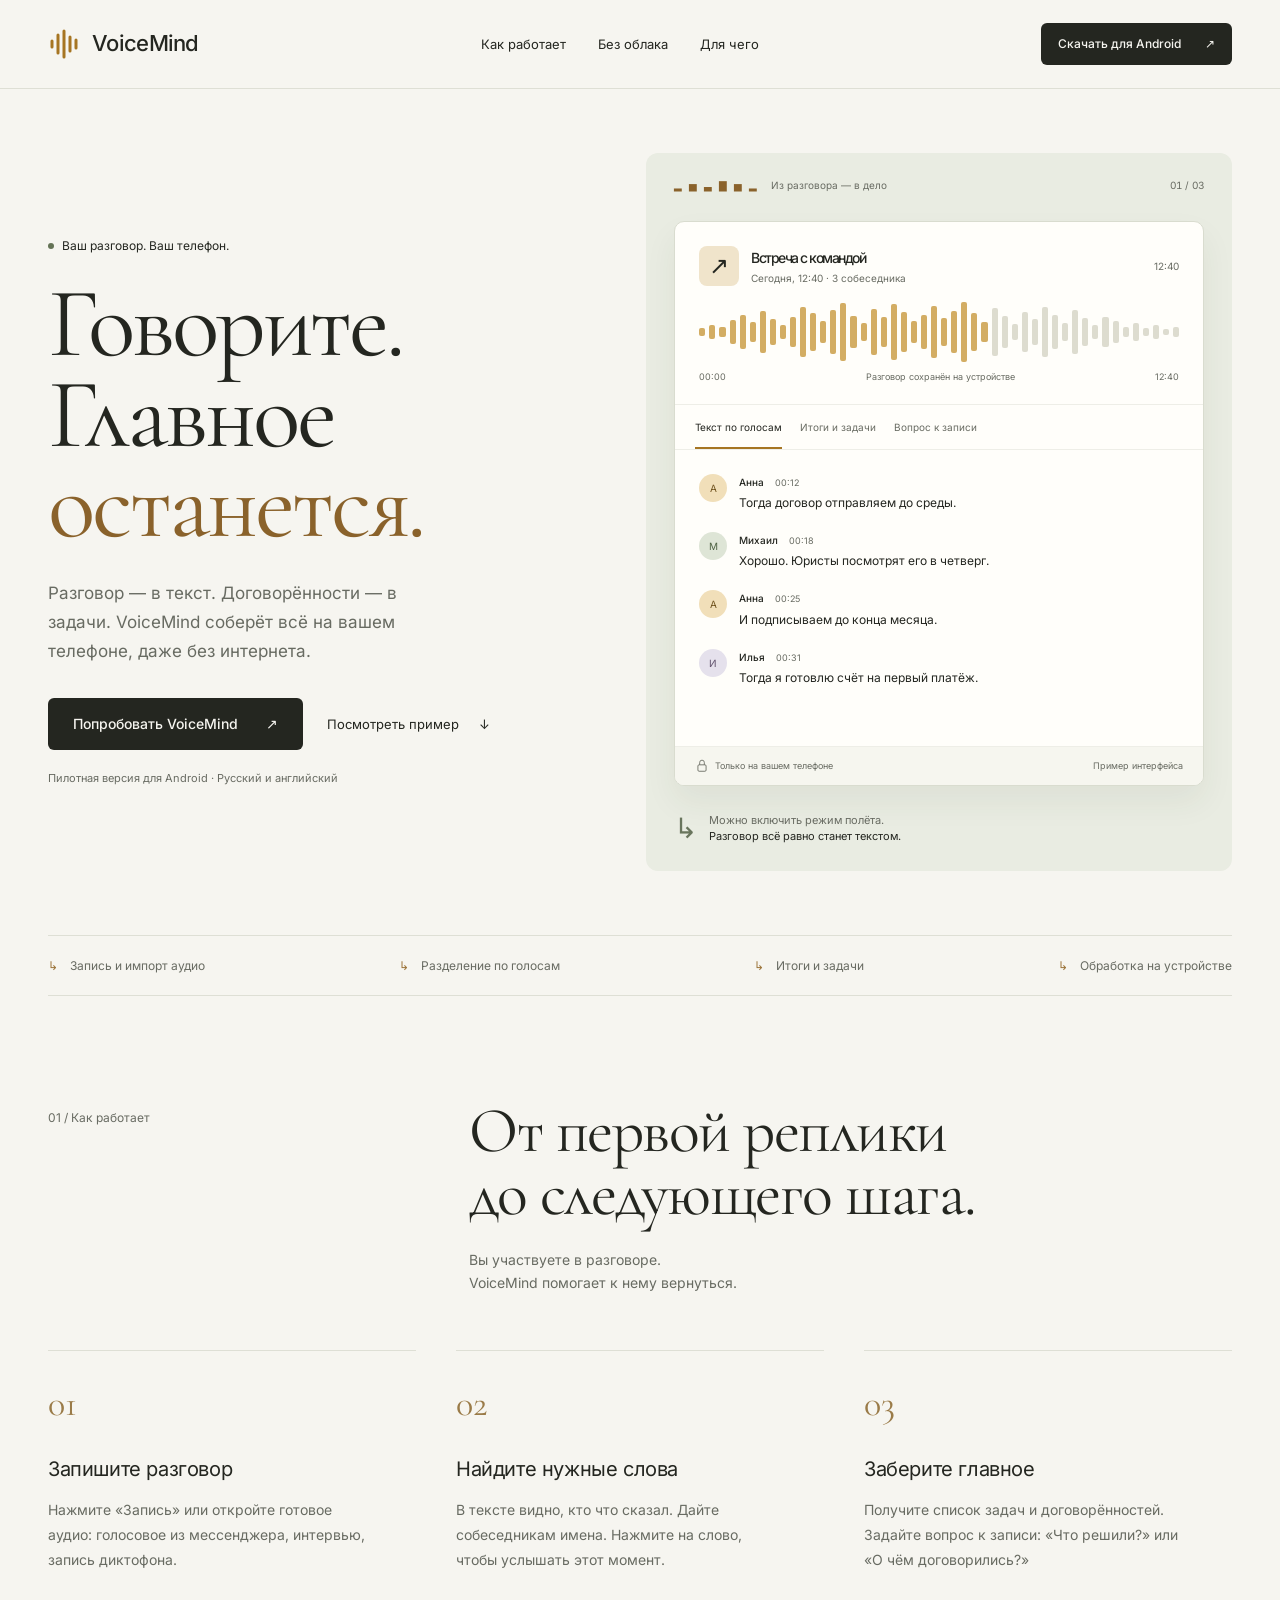
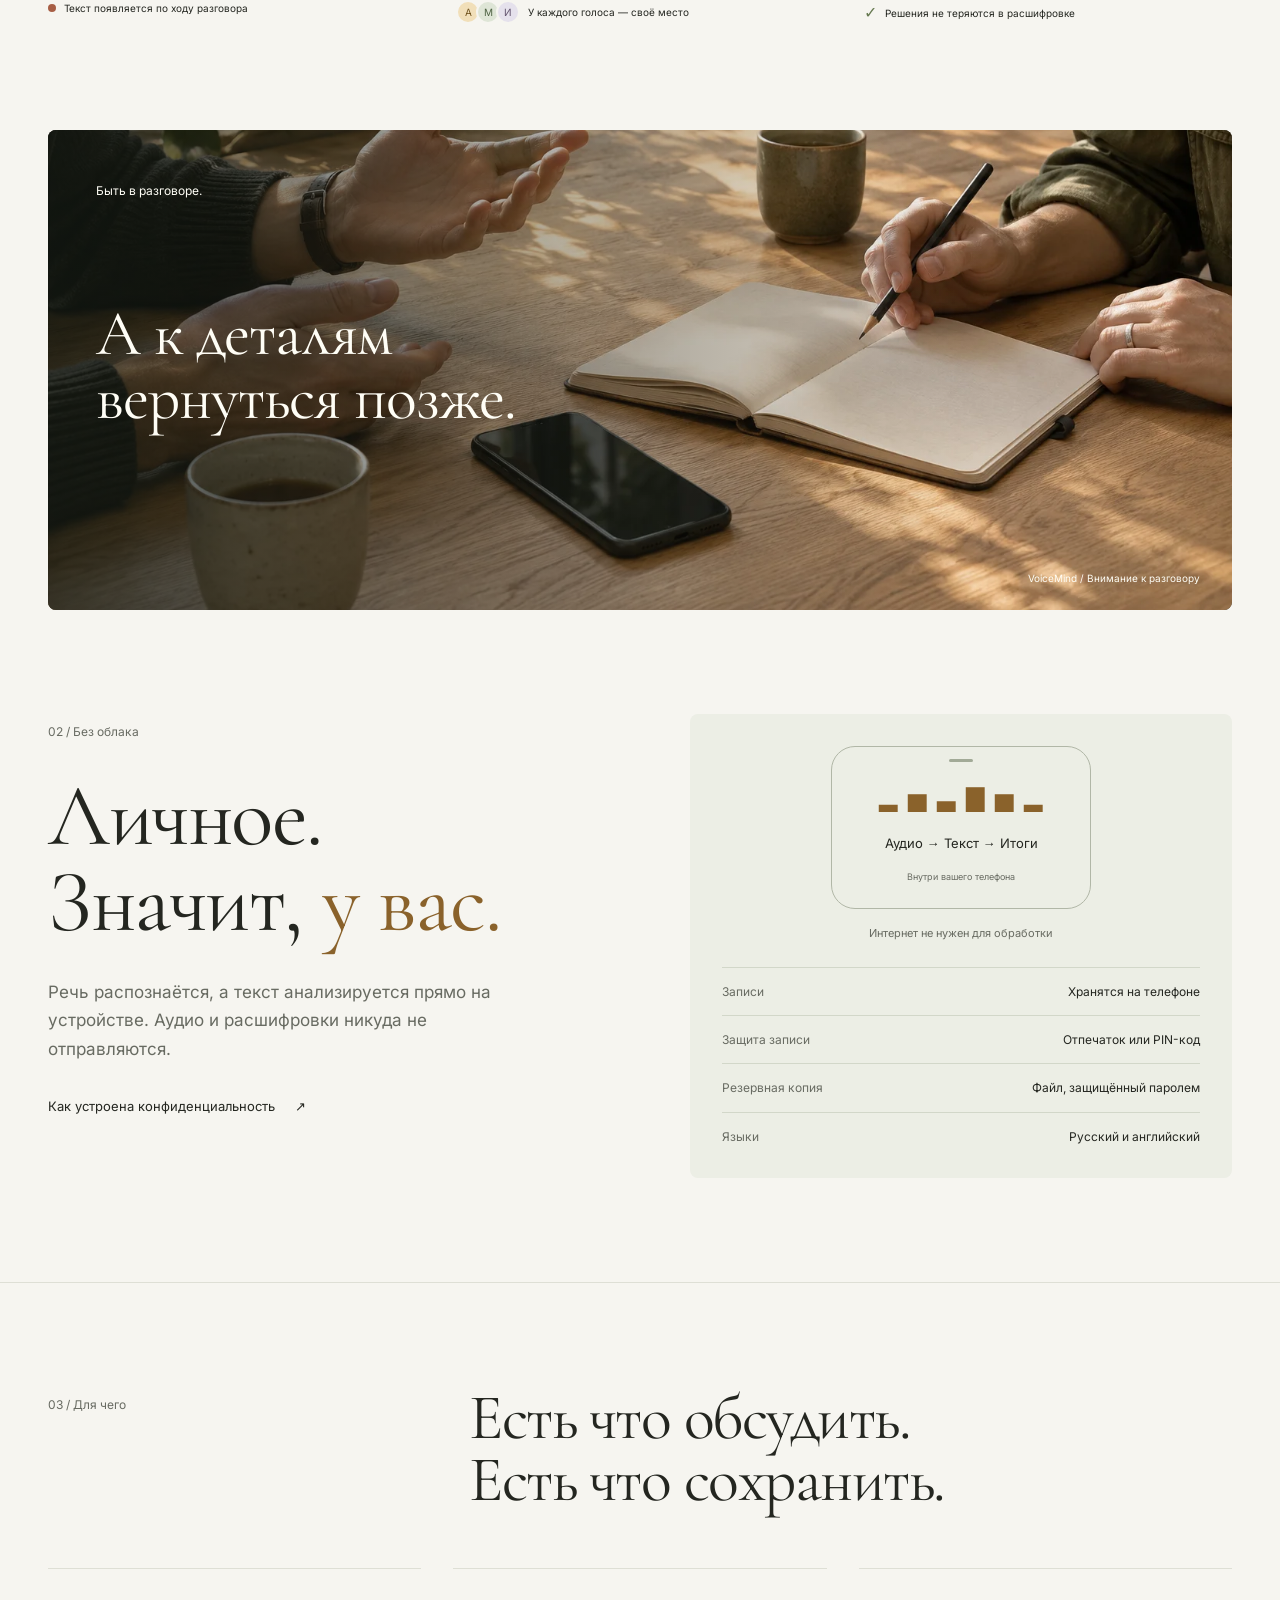
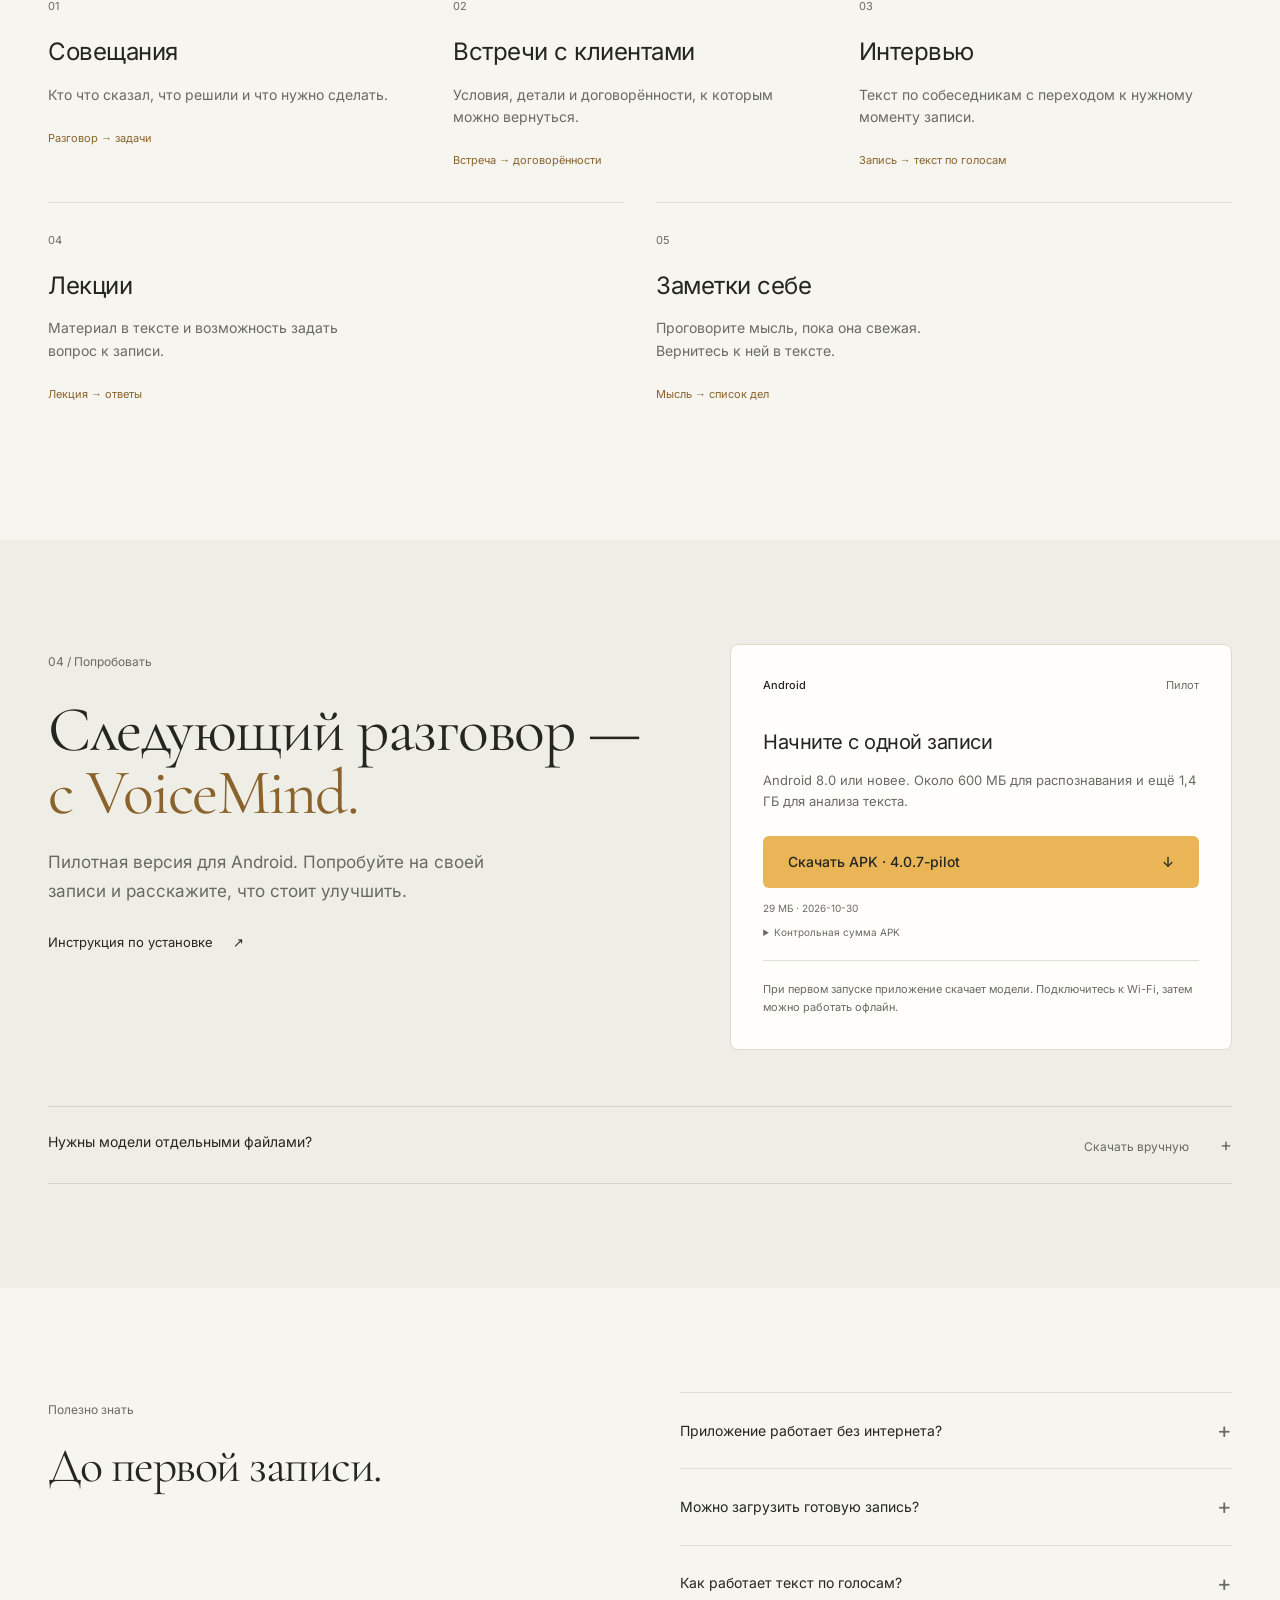
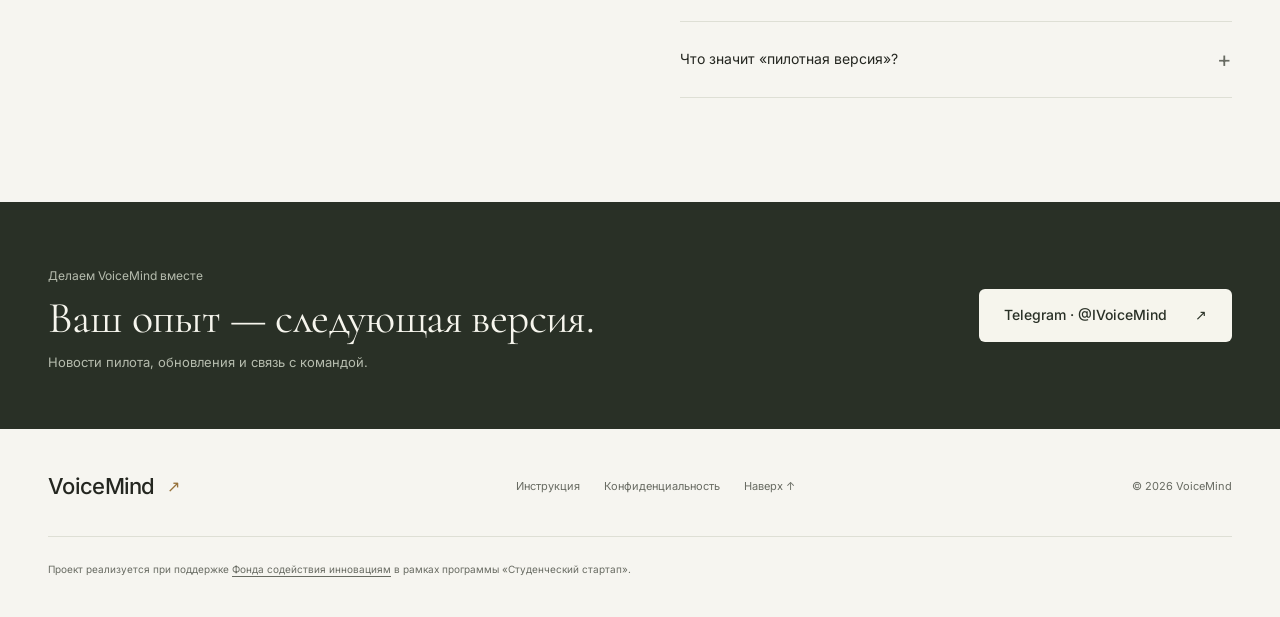
<file: index.html>
<!doctype html>
<html lang="ru">
<head>
  <meta charset="utf-8">
  <meta name="viewport" content="width=device-width, initial-scale=1">
  <title>VoiceMind — голос → структура</title>
  <meta name="description" content="VoiceMind расшифровывает разговор, разделяет его по голосам и собирает итоги. Всё считается на телефоне. Сейчас идёт пилот — версию для Android можно скачать.">
  <meta name="theme-color" content="#f6f5f0">
  <link rel="canonical" href="https://voice-mind.ru/">

  <meta property="og:type" content="website">
  <meta property="og:url" content="https://voice-mind.ru/">
  <meta property="og:title" content="VoiceMind — разговор в текст, задачи и решения">
  <meta property="og:description" content="Расшифровка, голоса и итоги разговора — на телефоне, без облака. Пилот для Android.">
  <meta property="og:image" content="https://voice-mind.ru/assets/img/conversation-v2.webp">
  <meta property="og:image:width" content="1536">
  <meta property="og:image:height" content="1024">
  <meta name="twitter:card" content="summary_large_image">

  <link rel="icon" href="/favicon.ico" sizes="any">
  <link rel="icon" href="/favicon.svg" type="image/svg+xml">
  <link rel="apple-touch-icon" href="/assets/apple-touch-icon.png">
  <link rel="preload" href="/assets/fonts/CormorantGaramond-400-cyrillic.woff2" as="font" type="font/woff2" crossorigin>
  <link rel="stylesheet" href="/assets/fonts.css?v=4">
  <link rel="stylesheet" href="/assets/landing.css?v=1">
  <script src="/assets/landing.js?v=1" defer></script>
</head>
<body><a class="skip" href="#main">К содержимому</a>
<header class="top" id="top"><div class="wrap top-row">
<a class="brand" href="/" aria-label="VoiceMind, на главную"><svg viewBox="0 0 32 32" width="32" height="32" aria-hidden="true"><path d="M4 13v6m6-12v18m6-22v26m6-20v14m6-11v8" fill="none" stroke="currentColor" stroke-width="3" stroke-linecap="round"/></svg><span>VoiceMind</span></a>
<nav class="nav" aria-label="Разделы сайта"><a href="#how">Как работает</a><a href="#device">Без облака</a><a href="#kinds">Для чего</a></nav>
<a class="button button-small" href="#download"><span class="nav-download-full">Скачать для Android</span><span class="nav-download-short">Скачать APK</span><span aria-hidden="true">↗</span></a>
<button class="menu-toggle" aria-label="Открыть меню" aria-expanded="false" aria-controls="mobile-menu"><span></span><span></span></button>
</div><nav id="mobile-menu" class="mobile-menu" aria-label="Мобильное меню" hidden><a href="#how">Как работает</a><a href="#device">Без облака</a><a href="#kinds">Для чего</a><a href="#download">Скачать для Android</a></nav></header>
<main id="main">
<section class="hero wrap"><div class="hero-copy"><p class="eyebrow"><span class="status-dot"></span>Ваш разговор. Ваш телефон.</p>
<h1>Говорите.<br>Главное<br><span class="serif-accent">останется.</span></h1>
<p class="lead">Разговор — в текст. Договорённости — в задачи. VoiceMind соберёт всё на вашем телефоне, даже без интернета.</p>
<div class="actions"><a class="button" href="#download">Попробовать VoiceMind <span aria-hidden="true">↗</span></a><a class="text-link" href="#how">Посмотреть пример <span aria-hidden="true">↓</span></a></div>
<p class="hero-note">Пилотная версия для Android · Русский и английский</p></div>
<div class="hero-visual"><div class="visual-top"><span class="tiny-wave" aria-hidden="true">▂ ▅ ▃ ▇ ▅ ▂</span><span>Из разговора — в дело</span><span>01 / 03</span></div>
<div class="demo" aria-label="Интерактивный пример обработки разговора"><div class="demo-heading"><div class="demo-icon" aria-hidden="true">↗</div><div><h2>Встреча с командой</h2><p>Сегодня, 12:40 · 3 собеседника</p></div><span class="demo-time">12:40</span></div>
<div class="waveform" aria-hidden="true"><i style="--h:8px"></i><i style="--h:14px"></i><i style="--h:10px"></i><i style="--h:24px"></i><i style="--h:34px"></i><i style="--h:20px"></i><i style="--h:42px"></i><i style="--h:26px"></i><i style="--h:14px"></i><i style="--h:30px"></i><i style="--h:50px"></i><i style="--h:38px"></i><i style="--h:22px"></i><i style="--h:44px"></i><i style="--h:58px"></i><i style="--h:32px"></i><i style="--h:18px"></i><i style="--h:46px"></i><i style="--h:30px"></i><i style="--h:56px"></i><i style="--h:40px"></i><i style="--h:22px"></i><i style="--h:34px"></i><i style="--h:52px"></i><i style="--h:28px"></i><i style="--h:42px"></i><i style="--h:60px"></i><i style="--h:38px"></i><i style="--h:20px"></i><i style="--h:48px"></i><i style="--h:32px"></i><i style="--h:16px"></i><i style="--h:40px"></i><i style="--h:26px"></i><i style="--h:50px"></i><i style="--h:34px"></i><i style="--h:18px"></i><i style="--h:44px"></i><i style="--h:28px"></i><i style="--h:14px"></i><i style="--h:30px"></i><i style="--h:22px"></i><i style="--h:10px"></i><i style="--h:18px"></i><i style="--h:8px"></i><i style="--h:14px"></i><i style="--h:6px"></i><i style="--h:10px"></i></div><div class="wave-meta"><span>00:00</span><span>Разговор сохранён на устройстве</span><span>12:40</span></div>
<div class="demo-tabs" role="tablist" aria-label="Результат обработки"><button id="tab-text" role="tab" aria-selected="true" aria-controls="panel-text" tabindex="0">Текст по голосам</button><button id="tab-summary" role="tab" aria-selected="false" aria-controls="panel-summary" tabindex="-1">Итоги и задачи</button><button id="tab-question" role="tab" aria-selected="false" aria-controls="panel-question" tabindex="-1">Вопрос к записи</button></div>
<div id="panel-text" class="demo-panel" role="tabpanel" aria-labelledby="tab-text"><div class="message"><span class="avatar amber">А</span><div><div class="speaker">Анна <time>00:12</time></div><p>Тогда договор отправляем до среды.</p></div></div><div class="message"><span class="avatar sage">М</span><div><div class="speaker">Михаил <time>00:18</time></div><p>Хорошо. Юристы посмотрят его в четверг.</p></div></div><div class="message"><span class="avatar amber">А</span><div><div class="speaker">Анна <time>00:25</time></div><p>И подписываем до конца месяца.</p></div></div><div class="message"><span class="avatar lilac">И</span><div><div class="speaker">Илья <time>00:31</time></div><p>Тогда я готовлю счёт на первый платёж.</p></div></div></div>
<div id="panel-summary" class="demo-panel" role="tabpanel" aria-labelledby="tab-summary" hidden><p class="panel-label">О чём договорились</p><h3>Подписать договор<br>до конца месяца</h3><ul class="task-list"><li><span>Отправить договор</span><span>До среды</span></li><li><span>Проверить у юристов</span><span>В четверг</span></li><li><span>Подготовить счёт</span><span>Илья</span></li></ul></div>
<div id="panel-question" class="demo-panel" role="tabpanel" aria-labelledby="tab-question" hidden><p class="panel-label">Пример вопроса к записи</p><div class="question">Когда договор посмотрят юристы?</div><div class="answer"><span class="answer-mark" aria-hidden="true">↳</span><p>В четверг. Михаил сказал об этом в начале разговора.</p></div><p class="answer-source">Из фрагмента на 00:18</p></div>
<div class="demo-bottom"><span><svg width="14" height="14" viewBox="0 0 24 24" fill="none" stroke="currentColor" stroke-width="1.5" aria-hidden="true"><rect x="5" y="10" width="14" height="11" rx="2"/><path d="M8 10V6a4 4 0 0 1 8 0v4"/></svg> Только на вашем телефоне</span><span>Пример интерфейса</span></div></div>
<div class="visual-bottom"><span class="offline-symbol" aria-hidden="true">↳</span><p>Можно включить режим полёта.<br><strong>Разговор всё равно станет текстом.</strong></p></div></div></section>
<div class="proof-strip wrap"><span>Запись и импорт аудио</span><span>Разделение по голосам</span><span>Итоги и задачи</span><span>Обработка на устройстве</span></div>
<section class="section wrap" id="how"><div class="section-heading"><p class="section-number">01 / Как работает</p><h2>От первой реплики<br>до следующего шага.</h2><p>Вы участвуете в разговоре.<br>VoiceMind помогает к нему вернуться.</p></div>
<div class="steps"><article><span class="step-number">01</span><h3>Запишите разговор</h3><p>Нажмите «Запись» или откройте готовое аудио: голосовое из мессенджера, интервью, запись диктофона.</p><div class="step-detail"><span class="record-dot"></span> Текст появляется по ходу разговора</div></article><article><span class="step-number">02</span><h3>Найдите нужные слова</h3><p>В тексте видно, кто что сказал. Дайте собеседникам имена. Нажмите на слово, чтобы услышать этот момент.</p><div class="step-voices"><span class="avatar amber">А</span><span class="avatar sage">М</span><span class="avatar lilac">И</span><span>У каждого голоса — своё место</span></div></article><article><span class="step-number">03</span><h3>Заберите главное</h3><p>Получите список задач и договорённостей. Задайте вопрос к записи: «Что решили?» или «О чём договорились?»</p><div class="step-detail"><span class="check-mark">✓</span> Решения не теряются в расшифровке</div></article></div></section>
<section class="conversation wrap"><img src="/assets/img/conversation-v2.webp" alt="Рабочий разговор за столом с блокнотом и телефоном" width="1536" height="1024" loading="lazy"><div class="photo-caption"><span>Быть в разговоре.</span><p>А к деталям<br>вернуться позже.</p></div><span class="photo-note">VoiceMind / Внимание к разговору</span></section>
<section class="section privacy-section" id="device"><div class="wrap privacy-grid"><div><p class="section-number">02 / Без облака</p><h2>Личное.<br>Значит, <span class="serif-accent">у вас.</span></h2><p class="lead">Речь распознаётся, а текст анализируется прямо на устройстве. Аудио и расшифровки никуда не отправляются.</p><a class="text-link" href="/privacy.html">Как устроена конфиденциальность <span aria-hidden="true">↗</span></a></div><div class="privacy-details"><div class="local-diagram" aria-label="Аудио, текст и итоги остаются на телефоне"><div class="device-outline"><span class="device-camera"></span><span class="tiny-wave" aria-hidden="true">▂ ▅ ▃ ▇ ▅ ▂</span><span>Аудио → Текст → Итоги</span><span class="device-label">Внутри вашего телефона</span></div><p>Интернет не нужен для обработки</p></div><dl><div><dt>Записи</dt><dd>Хранятся на телефоне</dd></div><div><dt>Защита записи</dt><dd>Отпечаток или PIN-код</dd></div><div><dt>Резервная копия</dt><dd>Файл, защищённый паролем</dd></div><div><dt>Языки</dt><dd>Русский и английский</dd></div></dl></div></div></section>
<section class="section wrap" id="kinds"><div class="section-heading"><p class="section-number">03 / Для чего</p><h2>Есть что обсудить.<br>Есть что сохранить.</h2></div><div class="use-cases"><article><span>01</span><h3>Совещания</h3><p>Кто что сказал, что решили и что нужно сделать.</p><span class="case-result">Разговор → задачи</span></article><article><span>02</span><h3>Встречи с клиентами</h3><p>Условия, детали и договорённости, к которым можно вернуться.</p><span class="case-result">Встреча → договорённости</span></article><article><span>03</span><h3>Интервью</h3><p>Текст по собеседникам с переходом к нужному моменту записи.</p><span class="case-result">Запись → текст по голосам</span></article><article><span>04</span><h3>Лекции</h3><p>Материал в тексте и возможность задать вопрос к записи.</p><span class="case-result">Лекция → ответы</span></article><article><span>05</span><h3>Заметки себе</h3><p>Проговорите мысль, пока она свежая. Вернитесь к ней в тексте.</p><span class="case-result">Мысль → список дел</span></article></div></section>
<section class="section download-section" id="download"><div class="wrap"><div class="download-grid"><div><p class="section-number">04 / Попробовать</p><h2>Следующий разговор —<br><span class="serif-accent">с VoiceMind.</span></h2><p class="lead">Пилотная версия для Android. Попробуйте на своей записи и расскажите, что стоит улучшить.</p><a class="text-link" href="/pilot.html">Инструкция по установке <span aria-hidden="true">↗</span></a></div><div class="download-card"><div class="download-card-top"><span class="android-label">Android</span><span>Пилот</span></div><h3>Начните с одной записи</h3><p>Android 8.0 или новее. Около 600 МБ для распознавания и ещё 1,4 ГБ для анализа текста.</p><a class="button" id="apkBtn" href="https://t.me/IVoiceMind"><span id="apkLabel">Новости сборки в Telegram</span><span aria-hidden="true">↓</span></a><p class="download-meta" id="apkMeta">Информация о сборке загружается.</p><details class="checksum"><summary>Контрольная сумма APK</summary><code id="apkSha">Смотрите данные сборки в Telegram.</code></details><p class="download-tip">При первом запуске приложение скачает модели. Подключитесь к Wi-Fi, затем можно работать офлайн.</p></div></div>
<details class="model-details"><summary><span>Нужны модели отдельными файлами?</span><span class="details-hint">Скачать вручную <span aria-hidden="true">+</span></span></summary><div class="model-body"><h3>Модели для установки вручную</h3><p>Обычно приложение скачивает их само. Если на телефоне медленный интернет, скачайте файлы на компьютер, перенесите на телефон и выберите каждый в <b>Настройки → «Установить модель из файла»</b>. VoiceMind проверит контрольную сумму.</p><div class="models" role="table" aria-label="Модели VoiceMind">
          <div class="models__row models__row--head" role="row"><span role="columnheader">Для чего</span><span role="columnheader">Файл</span><span role="columnheader">Размер</span></div>
          <div class="models__row" role="row">
            <span role="cell"><b>Распознавание речи</b> · основная<small>whisper-podlodka-turbo, дообучена на&nbsp;русском</small></span>
            <span role="cell"><a href="https://github.com/dext01/voicemind-models/releases/download/models-v1/ggml-whisper-podlodka-turbo-q4_0.bin">ggml-whisper-podlodka-turbo-q4_0.bin</a><small class="sha">sha256 172d761c921345082986689cb622f891184da29476b85e873bb272687a3c73a7</small></span>
            <span role="cell">474&nbsp;МБ</span>
          </div>
          <div class="models__row" role="row">
            <span role="cell"><b>Анализ текста</b> · итоги, задачи, вопросы к&nbsp;записи<small>Gemma 2 2B, облегчённая: словарь урезан до русского и&nbsp;английского, отвечает быстрее. Изменённая модель Google — <a href="https://github.com/dext01/voicemind-models/releases/download/models-v1/GEMMA-NOTICE.txt">условия</a></small></span>
            <span role="cell"><a href="https://github.com/dext01/voicemind-models/releases/download/models-v1/gemma-2-2b-it-Q4_K_M-ru90k.gguf">gemma-2-2b-it-Q4_K_M-ru90k.gguf</a><small class="sha">sha256 96c22f048c16b1cf258cfa3bf8a22cb87f41a9be33eaaced4436d130a359f5f2</small></span>
            <span role="cell">1,39&nbsp;ГБ</span>
          </div>
          <div class="models__row" role="row">
            <span role="cell"><b>Анализ текста</b> · обычная, на&nbsp;выбор<small>Gemma 2 2B, полный словарь</small></span>
            <span role="cell"><a href="https://github.com/dext01/voicemind-models/releases/download/models-v1/gemma-2-2b-it-Q4_K_M.gguf">gemma-2-2b-it-Q4_K_M.gguf</a><small class="sha">sha256 e0aee85060f168f0f2d8473d7ea41ce2f3230c1bc1374847505ea599288a7787</small></span>
            <span role="cell">1,71&nbsp;ГБ</span>
          </div>
          <div class="models__row" role="row">
            <span role="cell"><b>Разделение по&nbsp;голосам</b> · где сменился говорящий<small>pyannote segmentation-3.0</small></span>
            <span role="cell"><a href="https://github.com/dext01/voicemind-models/releases/download/models-v1/pyannote-segmentation-3.0.onnx">pyannote-segmentation-3.0.onnx</a><small class="sha">sha256 057ee564753071c0b09b5b611648b50ac188d50846bff5f01e9f7bbf1591ea25</small></span>
            <span role="cell">6&nbsp;МБ</span>
          </div>
          <div class="models__row" role="row">
            <span role="cell"><b>Разделение по&nbsp;голосам</b> · чей это голос<small>WeSpeaker ResNet34</small></span>
            <span role="cell"><a href="https://github.com/dext01/voicemind-models/releases/download/models-v1/wespeaker-voxceleb-resnet34-LM.onnx">wespeaker-voxceleb-resnet34-LM.onnx</a><small class="sha">sha256 3955447b0499dc9e0a4541a895df08b03c69098eba4e56c02b5603e9f7f4fcbb</small></span>
            <span role="cell">26,5&nbsp;МБ</span>
          </div>
          <div class="models__row" role="row">
            <span role="cell"><b>Поиск речи</b> · пропуск тишины при&nbsp;разделении<small>Silero VAD</small></span>
            <span role="cell"><a href="https://github.com/dext01/voicemind-models/releases/download/models-v1/silero_vad.onnx">silero_vad.onnx</a><small class="sha">sha256 1a153a22f4509e292a94e67d6f9b85e8deb25b4988682b7e174c65279d8788e3</small></span>
            <span role="cell">2,3&nbsp;МБ</span>
          </div>
          <div class="models__row" role="row">
            <span role="cell"><b>Распознавание</b> · режим «Быстро»<small>whisper-small. Ошибается примерно втрое чаще, для совещаний не&nbsp;подходит</small></span>
            <span role="cell"><a href="https://github.com/dext01/voicemind-models/releases/download/models-v1/ggml-small-q5_1.bin">ggml-small-q5_1.bin</a><small class="sha">sha256 ae85e4a935d7a567bd102fe55afc16bb595bdb618e11b2fc7591bc08120411bb</small></span>
            <span role="cell">190&nbsp;МБ</span>
          </div>
        </div>
        <p class="dl-note">Модели открытые, условия использования — у их авторов. Копии — в <a href="https://github.com/dext01/voicemind-models/releases/tag/models-v1">зеркале на GitHub</a>.</p></div></details></div></section>
<section class="section wrap faq-section"><div><p class="section-number">Полезно знать</p><h2>До первой записи.</h2></div><div class="faq"><details><summary>Приложение работает без интернета?</summary><p>Да. Сначала скачайте модели — удобнее сделать это по Wi-Fi. После этого распознавание речи и анализ текста работают на самом телефоне, в том числе в режиме полёта.</p></details><details><summary>Можно загрузить готовую запись?</summary><p>Да. Можно открыть готовый аудиофайл, например запись диктофона или голосовое сообщение из мессенджера.</p></details><details><summary>Как работает текст по голосам?</summary><p>VoiceMind разделяет разговор по собеседникам. Им можно дать имена. Нажатие на слово позволяет прослушать соответствующий момент аудио.</p></details><details><summary>Что значит «пилотная версия»?</summary><p>Приложение ещё развивается. Установите APK, проверьте его на своих сценариях и поделитесь обратной связью в Telegram. Подробные шаги есть в <a href="/pilot.html">инструкции для участников пилота</a>.</p></details></div></section>
<section class="pilot-band" id="pilot"><div class="wrap"><div><p class="section-number">Делаем VoiceMind вместе</p><h2>Ваш опыт — следующая версия.</h2><p>Новости пилота, обновления и связь с командой.</p></div><a class="button button-light" href="https://t.me/IVoiceMind">Telegram · @IVoiceMind <span aria-hidden="true">↗</span></a></div></section>
</main><footer class="footer wrap"><div class="footer-top"><a class="brand" href="/">VoiceMind<span class="footer-arrow" aria-hidden="true">↗</span></a><div><a href="/pilot.html">Инструкция</a><a href="/privacy.html">Конфиденциальность</a><a href="#top">Наверх ↑</a></div><span>© 2026 VoiceMind</span></div><p>Проект реализуется при поддержке <a href="https://fasie.ru/">Фонда содействия инновациям</a> в рамках программы «Студенческий стартап».</p></footer></body></html>
</file>
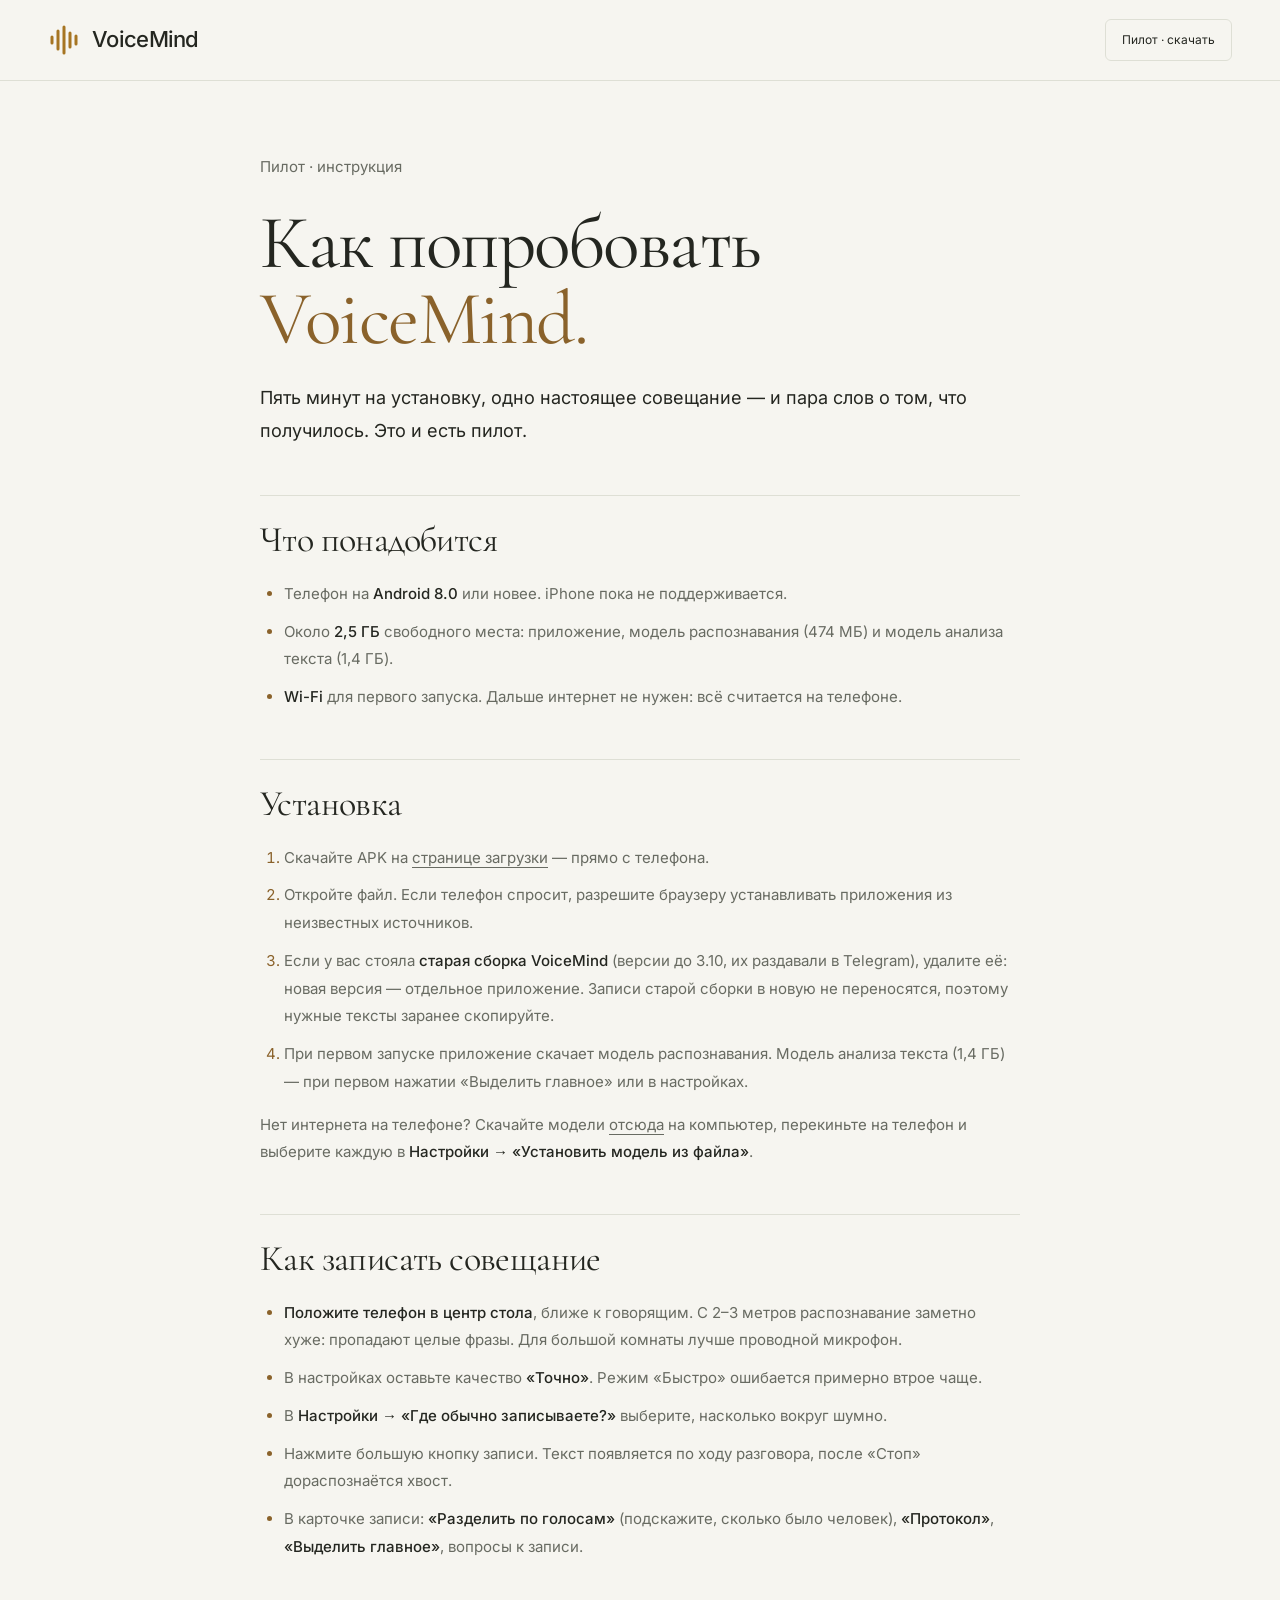
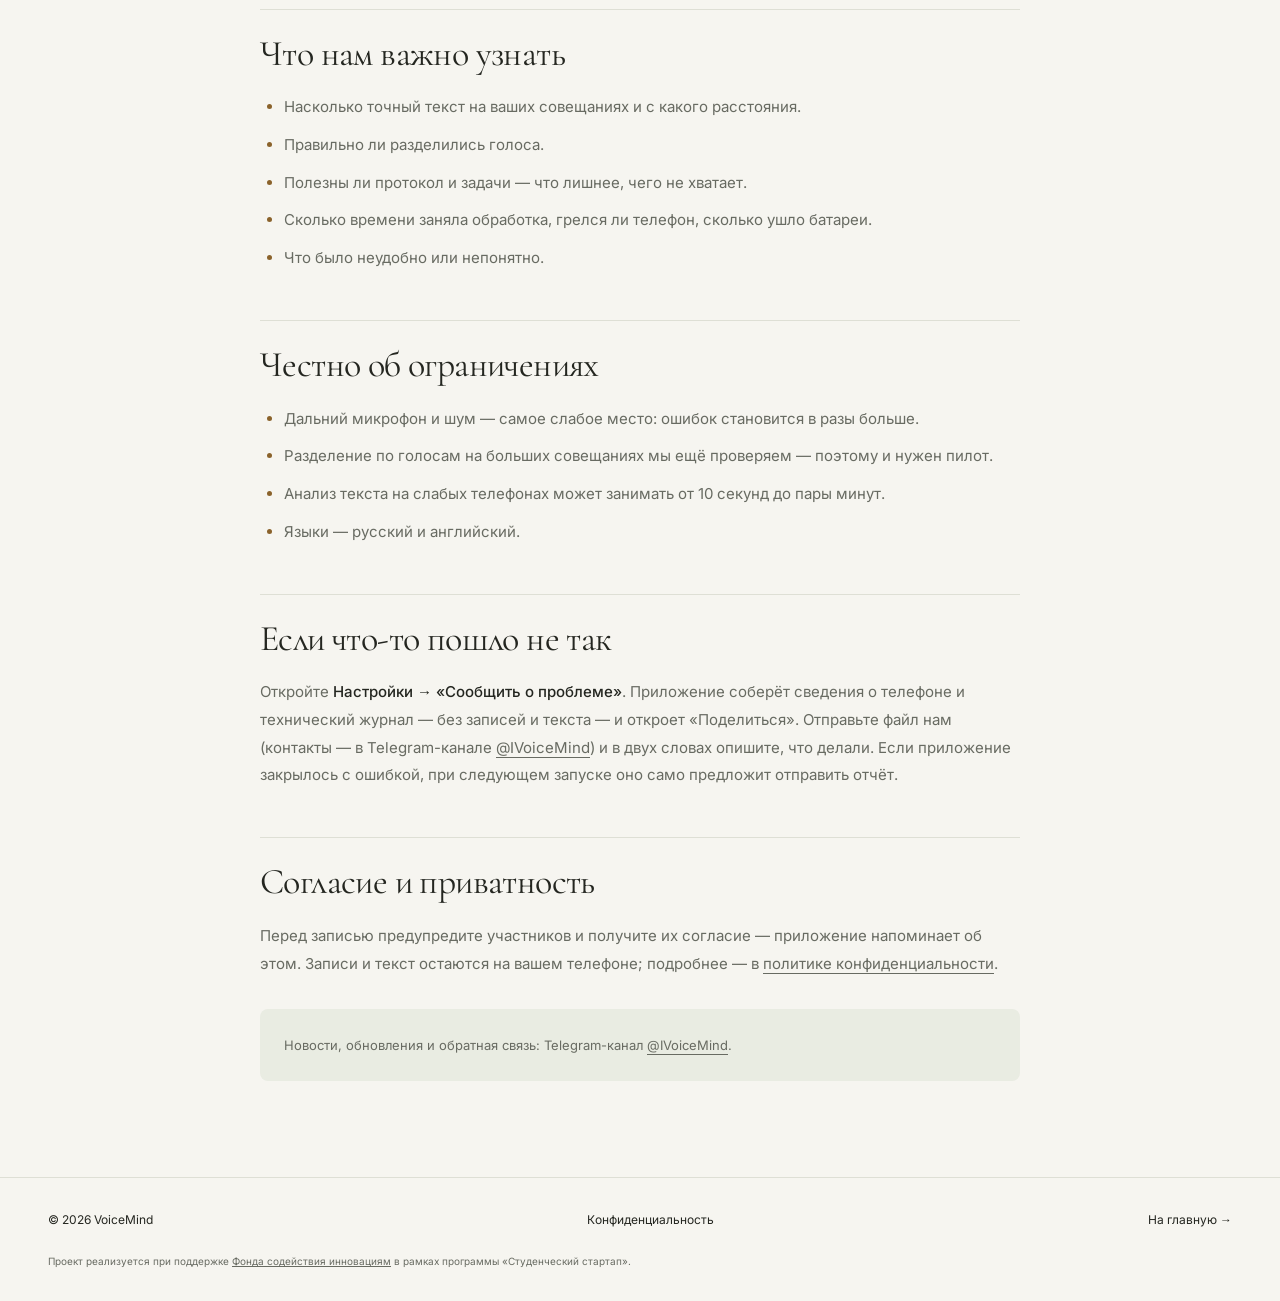
<file: pilot.html>
<!doctype html>
<html lang="ru">
<head>
  <meta charset="utf-8">
  <meta name="viewport" content="width=device-width, initial-scale=1">
  <title>Инструкция для пилота — VoiceMind</title>
  <meta name="description" content="Как установить пилотную версию VoiceMind, записать совещание и сообщить о проблеме.">
  <meta name="theme-color" content="#f6f5f0">
  <link rel="canonical" href="https://voice-mind.ru/pilot.html">
  <link rel="icon" href="/favicon.ico" sizes="any">
  <link rel="icon" href="/favicon.svg" type="image/svg+xml">
  <link rel="apple-touch-icon" href="/assets/apple-touch-icon.png">
  <link rel="stylesheet" href="/assets/fonts.css?v=4">
  <link rel="stylesheet" href="/assets/landing.css?v=1">
  <link rel="stylesheet" href="/assets/documents.css?v=1">
</head>
<body>
<header class="top scrolled">
  <div class="wrap top__row">
    <a class="brand" href="/" aria-label="VoiceMind, на главную">
      <svg viewBox="0 0 32 32" width="32" height="32" aria-hidden="true"><path d="M4 13v6m6-12v18m6-22v26m6-20v14m6-11v8" fill="none" stroke="currentColor" stroke-width="3" stroke-linecap="round"/></svg>
      <span>VoiceMind</span>
    </a>
    <a class="status" href="/#download"><i aria-hidden="true"></i>Пилот<span class="status__x">&nbsp;· скачать</span></a>
  </div>
</header>

<main class="doc">
  <div class="wrap doc__body">
    <p class="num">Пилот · инструкция</p>
    <h1>Как попробовать <em>VoiceMind.</em></h1>
    <p class="lead">Пять минут на установку, одно настоящее совещание — и пара слов о том, что получилось. Это и есть пилот.</p>

    <h2>Что понадобится</h2>
    <ul>
      <li>Телефон на <b>Android 8.0</b> или новее. iPhone пока не поддерживается.</li>
      <li>Около <b>2,5 ГБ</b> свободного места: приложение, модель распознавания (474&nbsp;МБ) и модель анализа текста (1,4&nbsp;ГБ).</li>
      <li><b>Wi-Fi</b> для первого запуска. Дальше интернет не нужен: всё считается на телефоне.</li>
    </ul>

    <h2>Установка</h2>
    <ol>
      <li>Скачайте APK на <a class="link" href="/#download">странице загрузки</a> — прямо с телефона.</li>
      <li>Откройте файл. Если телефон спросит, разрешите браузеру устанавливать приложения из неизвестных источников.</li>
      <li>Если у вас стояла <b>старая сборка VoiceMind</b> (версии до 3.10, их раздавали в Telegram), удалите её: новая версия — отдельное приложение. Записи старой сборки в новую не переносятся, поэтому нужные тексты заранее скопируйте.</li>
      <li>При первом запуске приложение скачает модель распознавания. Модель анализа текста (1,4&nbsp;ГБ) — при первом нажатии «Выделить главное» или в настройках.</li>
    </ol>
    <p>Нет интернета на телефоне? Скачайте модели <a class="link" href="/#download">отсюда</a> на компьютер, перекиньте на телефон и выберите каждую в <b>Настройки → «Установить модель из файла»</b>.</p>

    <h2>Как записать совещание</h2>
    <ul>
      <li><b>Положите телефон в центр стола</b>, ближе к говорящим. С 2–3 метров распознавание заметно хуже: пропадают целые фразы. Для большой комнаты лучше проводной микрофон.</li>
      <li>В настройках оставьте качество <b>«Точно»</b>. Режим «Быстро» ошибается примерно втрое чаще.</li>
      <li>В <b>Настройки → «Где обычно записываете?»</b> выберите, насколько вокруг шумно.</li>
      <li>Нажмите большую кнопку записи. Текст появляется по ходу разговора, после «Стоп» дораспознаётся хвост.</li>
      <li>В карточке записи: <b>«Разделить по голосам»</b> (подскажите, сколько было человек), <b>«Протокол»</b>, <b>«Выделить главное»</b>, вопросы к записи.</li>
    </ul>

    <h2>Что нам важно узнать</h2>
    <ul>
      <li>Насколько точный текст на ваших совещаниях и с какого расстояния.</li>
      <li>Правильно ли разделились голоса.</li>
      <li>Полезны ли протокол и задачи — что лишнее, чего не хватает.</li>
      <li>Сколько времени заняла обработка, грелся ли телефон, сколько ушло батареи.</li>
      <li>Что было неудобно или непонятно.</li>
    </ul>

    <h2>Честно об ограничениях</h2>
    <ul>
      <li>Дальний микрофон и шум — самое слабое место: ошибок становится в разы больше.</li>
      <li>Разделение по голосам на больших совещаниях мы ещё проверяем — поэтому и нужен пилот.</li>
      <li>Анализ текста на слабых телефонах может занимать от 10 секунд до пары минут.</li>
      <li>Языки — русский и английский.</li>
    </ul>

    <h2>Если что-то пошло не так</h2>
    <p>Откройте <b>Настройки → «Сообщить о проблеме»</b>. Приложение соберёт сведения о телефоне и технический журнал — без записей и текста — и откроет «Поделиться». Отправьте файл нам (контакты — в Telegram-канале <a class="link" href="https://t.me/IVoiceMind">@IVoiceMind</a>) и в двух словах опишите, что делали. Если приложение закрылось с ошибкой, при следующем запуске оно само предложит отправить отчёт.</p>

    <h2>Согласие и приватность</h2>
    <p>Перед записью предупредите участников и получите их согласие — приложение напоминает об этом. Записи и текст остаются на вашем телефоне; подробнее — в <a class="link" href="/privacy.html">политике конфиденциальности</a>.</p>

    <p class="note">Новости, обновления и обратная связь: Telegram-канал <a class="link" href="https://t.me/IVoiceMind">@IVoiceMind</a>.</p>
  </div>
</main>

<footer class="foot">
  <div class="wrap foot__row">
    <span>© 2026 VoiceMind</span>
    <span class="foot__mid"><a href="/privacy.html">Конфиденциальность</a></span>
    <a href="/">На главную →</a>
  </div>
  <div class="wrap"><p class="foot__fund">Проект реализуется при поддержке <a href="https://fasie.ru/">Фонда содействия инновациям</a> в&nbsp;рамках программы «Студенческий стартап».</p></div>
</footer>
</body>
</html>
</file>
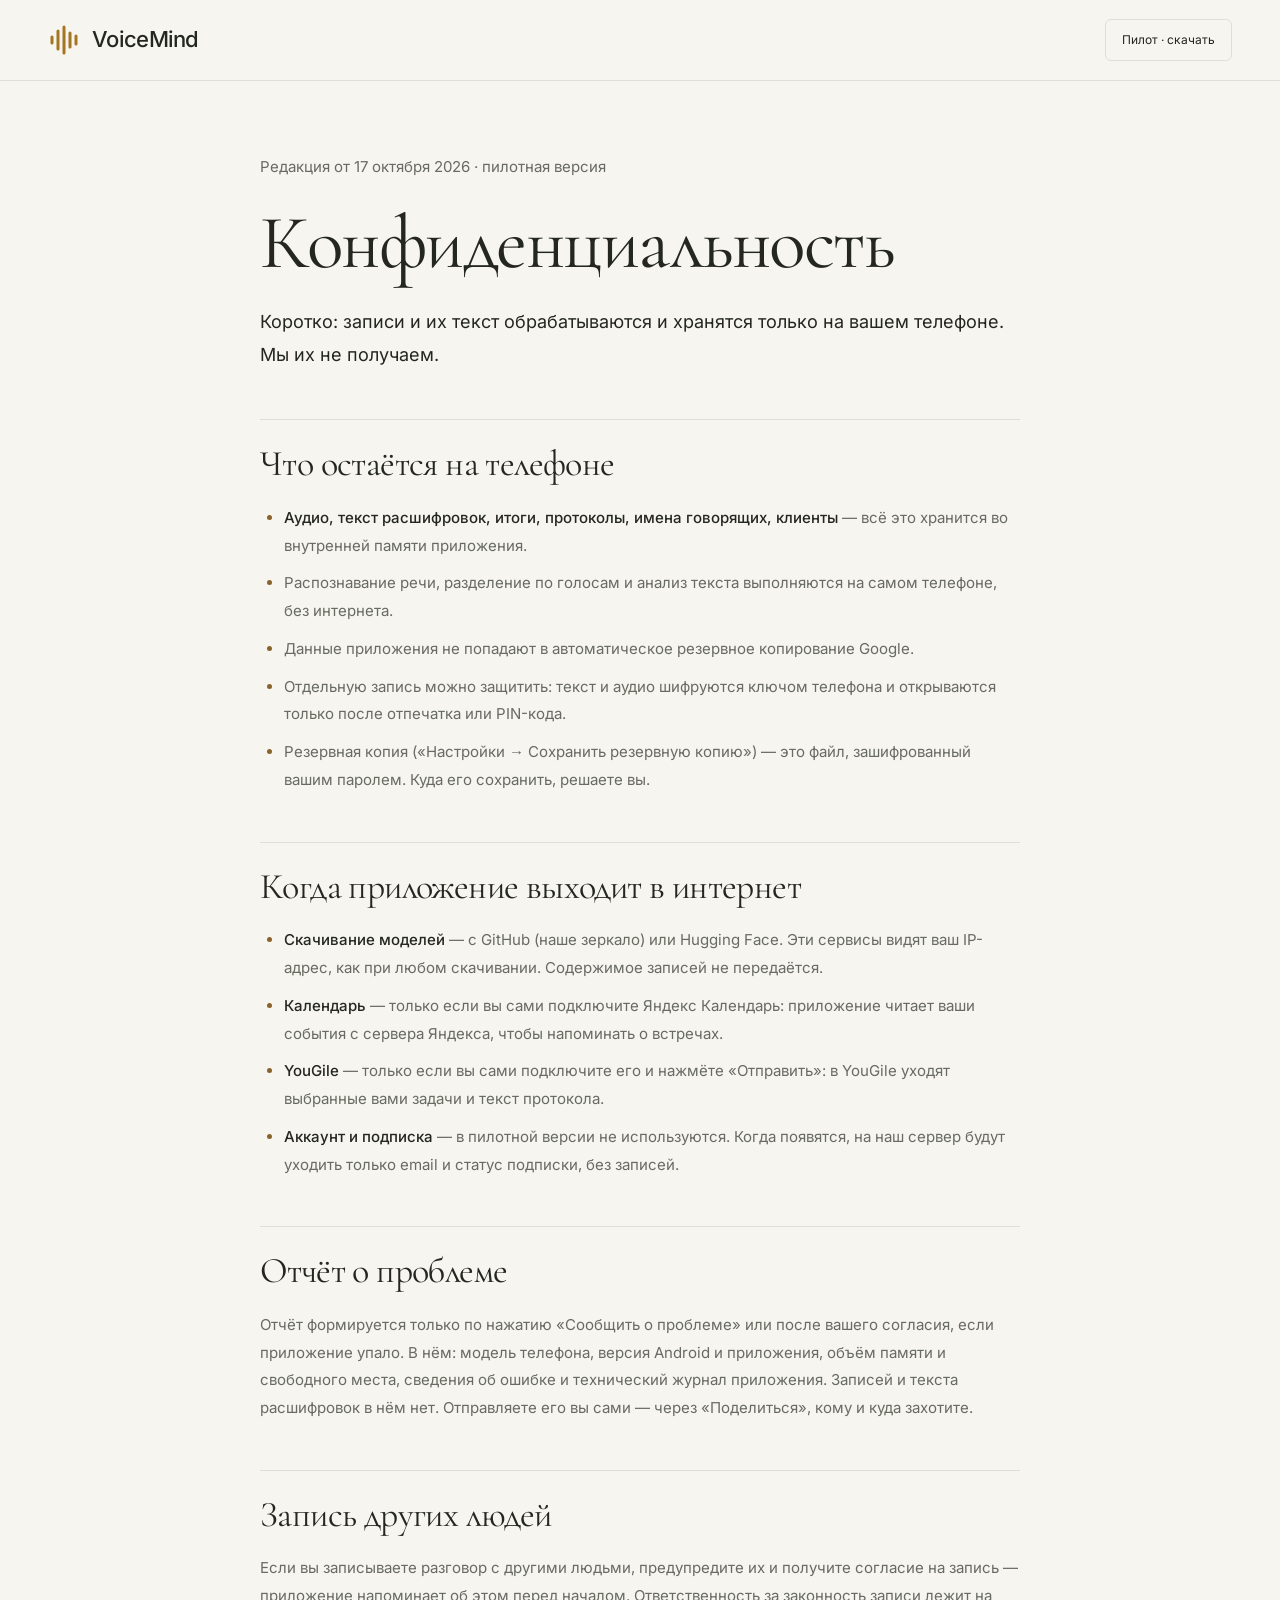
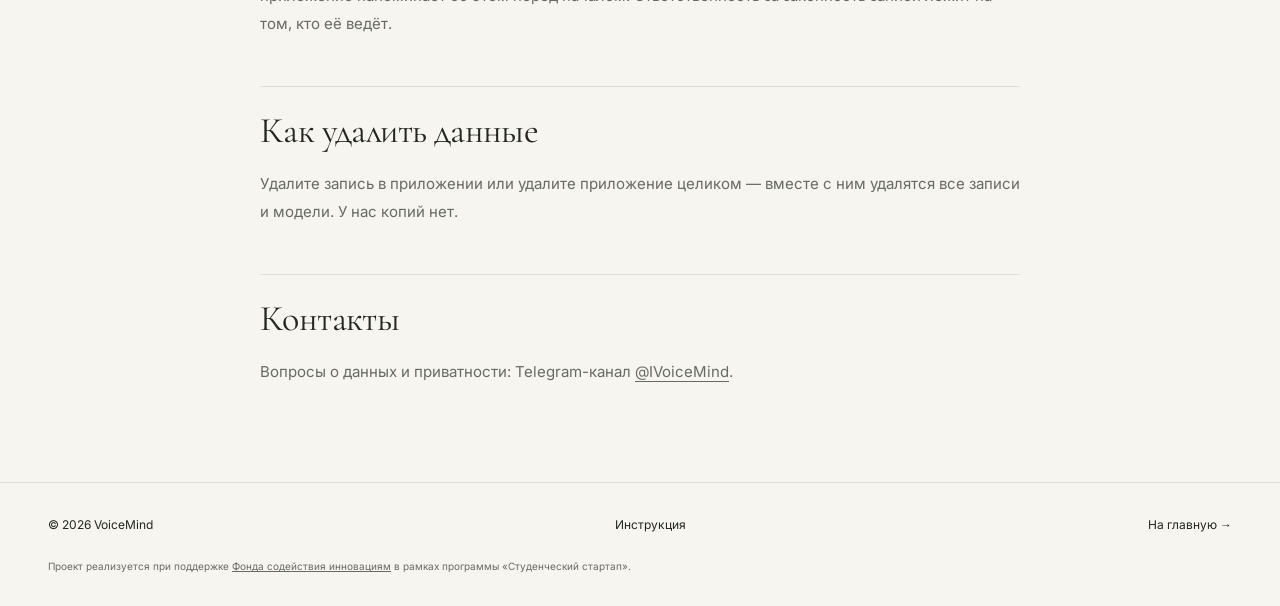
<file: privacy.html>
<!doctype html>
<html lang="ru">
<head>
  <meta charset="utf-8">
  <meta name="viewport" content="width=device-width, initial-scale=1">
  <title>Конфиденциальность — VoiceMind</title>
  <meta name="description" content="Какие данные обрабатывает VoiceMind: записи и текст остаются на телефоне.">
  <meta name="theme-color" content="#f6f5f0">
  <link rel="canonical" href="https://voice-mind.ru/privacy.html">
  <link rel="icon" href="/favicon.ico" sizes="any">
  <link rel="icon" href="/favicon.svg" type="image/svg+xml">
  <link rel="apple-touch-icon" href="/assets/apple-touch-icon.png">
  <link rel="stylesheet" href="/assets/fonts.css?v=4">
  <link rel="stylesheet" href="/assets/landing.css?v=1">
  <link rel="stylesheet" href="/assets/documents.css?v=1">
</head>
<body>
<header class="top scrolled">
  <div class="wrap top__row">
    <a class="brand" href="/" aria-label="VoiceMind, на главную">
      <svg viewBox="0 0 32 32" width="32" height="32" aria-hidden="true"><path d="M4 13v6m6-12v18m6-22v26m6-20v14m6-11v8" fill="none" stroke="currentColor" stroke-width="3" stroke-linecap="round"/></svg>
      <span>VoiceMind</span>
    </a>
    <a class="status" href="/#download"><i aria-hidden="true"></i>Пилот<span class="status__x">&nbsp;· скачать</span></a>
  </div>
</header>

<main class="doc">
  <div class="wrap doc__body">
    <p class="num">Редакция от 17 октября 2026 · пилотная версия</p>
    <h1>Конфиденциальность</h1>
    <p class="lead">Коротко: записи и их текст обрабатываются и хранятся только на вашем телефоне. Мы их не получаем.</p>

    <h2>Что остаётся на телефоне</h2>
    <ul>
      <li><b>Аудио, текст расшифровок, итоги, протоколы, имена говорящих, клиенты</b> — всё это хранится во внутренней памяти приложения.</li>
      <li>Распознавание речи, разделение по голосам и анализ текста выполняются на самом телефоне, без интернета.</li>
      <li>Данные приложения не попадают в автоматическое резервное копирование Google.</li>
      <li>Отдельную запись можно защитить: текст и аудио шифруются ключом телефона и открываются только после отпечатка или PIN-кода.</li>
      <li>Резервная копия («Настройки → Сохранить резервную копию») — это файл, зашифрованный вашим паролем. Куда его сохранить, решаете вы.</li>
    </ul>

    <h2>Когда приложение выходит в интернет</h2>
    <ul>
      <li><b>Скачивание моделей</b> — с GitHub (наше зеркало) или Hugging Face. Эти сервисы видят ваш IP-адрес, как при любом скачивании. Содержимое записей не передаётся.</li>
      <li><b>Календарь</b> — только если вы сами подключите Яндекс Календарь: приложение читает ваши события с сервера Яндекса, чтобы напоминать о встречах.</li>
      <li><b>YouGile</b> — только если вы сами подключите его и нажмёте «Отправить»: в YouGile уходят выбранные вами задачи и текст протокола.</li>
      <li><b>Аккаунт и подписка</b> — в пилотной версии не используются. Когда появятся, на наш сервер будут уходить только email и статус подписки, без записей.</li>
    </ul>

    <h2>Отчёт о проблеме</h2>
    <p>Отчёт формируется только по нажатию «Сообщить о проблеме» или после вашего согласия, если приложение упало. В нём: модель телефона, версия Android и приложения, объём памяти и свободного места, сведения об ошибке и технический журнал приложения. Записей и текста расшифровок в нём нет. Отправляете его вы сами — через «Поделиться», кому и куда захотите.</p>

    <h2>Запись других людей</h2>
    <p>Если вы записываете разговор с другими людьми, предупредите их и получите согласие на запись — приложение напоминает об этом перед началом. Ответственность за законность записи лежит на том, кто её ведёт.</p>

    <h2>Как удалить данные</h2>
    <p>Удалите запись в приложении или удалите приложение целиком — вместе с ним удалятся все записи и модели. У нас копий нет.</p>

    <h2>Контакты</h2>
    <p>Вопросы о данных и приватности: Telegram-канал <a class="link" href="https://t.me/IVoiceMind">@IVoiceMind</a>.</p>
  </div>
</main>

<footer class="foot">
  <div class="wrap foot__row">
    <span>© 2026 VoiceMind</span>
    <span class="foot__mid"><a href="/pilot.html">Инструкция</a></span>
    <a href="/">На главную →</a>
  </div>
  <div class="wrap"><p class="foot__fund">Проект реализуется при поддержке <a href="https://fasie.ru/">Фонда содействия инновациям</a> в&nbsp;рамках программы «Студенческий стартап».</p></div>
</footer>
</body>
</html>
</file>
<file: assets/fonts.css>
/* Шрифты лежат на сайте: Google Fonts из России грузится нестабильно. Cormorant Garamond и Inter — SIL OFL. */
@font-face { font-family: 'Cormorant Garamond'; font-style: italic; font-weight: 400; font-display: swap;
  src: url(fonts/CormorantGaramond-400i-cyrillic.woff2) format('woff2'); unicode-range: U+0301, U+0400-045F, U+0490-0491, U+04B0-04B1, U+2116; }
@font-face { font-family: 'Cormorant Garamond'; font-style: italic; font-weight: 400; font-display: swap;
  src: url(fonts/CormorantGaramond-400i-latin.woff2) format('woff2'); unicode-range: U+0000-00FF, U+0131, U+0152-0153, U+02BB-02BC, U+02C6, U+02DA, U+02DC, U+0304, U+0308, U+0329, U+2000-206F, U+20AC, U+2122, U+2191, U+2193, U+2212, U+2215, U+FEFF, U+FFFD; }
@font-face { font-family: 'Cormorant Garamond'; font-style: italic; font-weight: 500; font-display: swap;
  src: url(fonts/CormorantGaramond-500i-cyrillic.woff2) format('woff2'); unicode-range: U+0301, U+0400-045F, U+0490-0491, U+04B0-04B1, U+2116; }
@font-face { font-family: 'Cormorant Garamond'; font-style: italic; font-weight: 500; font-display: swap;
  src: url(fonts/CormorantGaramond-500i-latin.woff2) format('woff2'); unicode-range: U+0000-00FF, U+0131, U+0152-0153, U+02BB-02BC, U+02C6, U+02DA, U+02DC, U+0304, U+0308, U+0329, U+2000-206F, U+20AC, U+2122, U+2191, U+2193, U+2212, U+2215, U+FEFF, U+FFFD; }
@font-face { font-family: 'Cormorant Garamond'; font-style: normal; font-weight: 400; font-display: swap;
  src: url(fonts/CormorantGaramond-400-cyrillic.woff2) format('woff2'); unicode-range: U+0301, U+0400-045F, U+0490-0491, U+04B0-04B1, U+2116; }
@font-face { font-family: 'Cormorant Garamond'; font-style: normal; font-weight: 400; font-display: swap;
  src: url(fonts/CormorantGaramond-400-latin.woff2) format('woff2'); unicode-range: U+0000-00FF, U+0131, U+0152-0153, U+02BB-02BC, U+02C6, U+02DA, U+02DC, U+0304, U+0308, U+0329, U+2000-206F, U+20AC, U+2122, U+2191, U+2193, U+2212, U+2215, U+FEFF, U+FFFD; }
@font-face { font-family: 'Cormorant Garamond'; font-style: normal; font-weight: 500; font-display: swap;
  src: url(fonts/CormorantGaramond-500-cyrillic.woff2) format('woff2'); unicode-range: U+0301, U+0400-045F, U+0490-0491, U+04B0-04B1, U+2116; }
@font-face { font-family: 'Cormorant Garamond'; font-style: normal; font-weight: 500; font-display: swap;
  src: url(fonts/CormorantGaramond-500-latin.woff2) format('woff2'); unicode-range: U+0000-00FF, U+0131, U+0152-0153, U+02BB-02BC, U+02C6, U+02DA, U+02DC, U+0304, U+0308, U+0329, U+2000-206F, U+20AC, U+2122, U+2191, U+2193, U+2212, U+2215, U+FEFF, U+FFFD; }
@font-face { font-family: 'Inter'; font-style: normal; font-weight: 400; font-display: swap;
  src: url(fonts/Inter-400-cyrillic.woff2) format('woff2'); unicode-range: U+0301, U+0400-045F, U+0490-0491, U+04B0-04B1, U+2116; }
@font-face { font-family: 'Inter'; font-style: normal; font-weight: 400; font-display: swap;
  src: url(fonts/Inter-400-latin.woff2) format('woff2'); unicode-range: U+0000-00FF, U+0131, U+0152-0153, U+02BB-02BC, U+02C6, U+02DA, U+02DC, U+0304, U+0308, U+0329, U+2000-206F, U+20AC, U+2122, U+2191, U+2193, U+2212, U+2215, U+FEFF, U+FFFD; }
@font-face { font-family: 'Inter'; font-style: normal; font-weight: 500; font-display: swap;
  src: url(fonts/Inter-500-cyrillic.woff2) format('woff2'); unicode-range: U+0301, U+0400-045F, U+0490-0491, U+04B0-04B1, U+2116; }
@font-face { font-family: 'Inter'; font-style: normal; font-weight: 500; font-display: swap;
  src: url(fonts/Inter-500-latin.woff2) format('woff2'); unicode-range: U+0000-00FF, U+0131, U+0152-0153, U+02BB-02BC, U+02C6, U+02DA, U+02DC, U+0304, U+0308, U+0329, U+2000-206F, U+20AC, U+2122, U+2191, U+2193, U+2212, U+2215, U+FEFF, U+FFFD; }
</file>
<file: assets/landing.css>
:root{--paper:#f6f5f0;--ink:#242620;--muted:#686b62;--line:#dedfd5;--amber:#e9b557;--olive:#e9ece2;--serif:'Cormorant Garamond',Georgia,serif}*{box-sizing:border-box}html{scroll-behavior:smooth;scroll-padding-top:100px}body{margin:0;background:var(--paper);color:var(--ink);font:15px/1.6 Inter,Arial,sans-serif;-webkit-font-smoothing:antialiased}button,a{-webkit-tap-highlight-color:transparent}a{color:inherit;text-decoration:none}button{font:inherit}button,a,summary{touch-action:manipulation}button{cursor:pointer}a:focus-visible,button:focus-visible,summary:focus-visible{outline:3px solid #9d6918;outline-offset:5px}a,button{transition:background .18s,color .18s}p,h1,h2,h3{margin:0}h1,h2,h3{font-weight:400}img{max-width:100%;display:block}button[hidden],[hidden]{display:none!important}.wrap{width:min(1280px,calc(100% - 96px));margin-inline:auto}.skip{position:fixed;top:-100px;left:16px;z-index:100;background:var(--ink);color:white;padding:12px}.skip:focus{top:12px}.top{position:sticky;top:0;z-index:20;background:rgba(246,245,240,.97);border-bottom:1px solid var(--line)}.top-row{height:88px;display:flex;align-items:center;justify-content:space-between;gap:24px}.brand{display:flex;align-items:center;gap:12px;font-size:22px;letter-spacing:-.7px;font-weight:500}.brand svg{color:#a67522}.nav{display:flex;gap:32px;font-size:13px}.nav a:hover,.text-link:hover,.footer a:hover{color:#93601b}.button{min-height:52px;padding:14px 24px;background:var(--ink);color:var(--paper);display:inline-flex;align-items:center;justify-content:center;gap:28px;border:1px solid transparent;border-radius:6px;font-size:14px;font-weight:500}.button:hover{background:#43483b}.button span:last-child:not(:first-child){margin-left:auto}.button-small{min-height:40px;font-size:12px;padding:10px 16px;gap:24px}.menu-toggle{display:none}.mobile-menu{padding:16px 24px;border-top:1px solid var(--line)}.mobile-menu a{display:block;padding:12px}.hero{display:grid;grid-template-columns:1fr 1.08fr;gap:56px;align-items:center;padding-top:64px;padding-bottom:64px}.eyebrow{display:flex;gap:8px;align-items:center;font-size:12px;margin-bottom:24px}.status-dot{height:6px;width:6px;background:#647356;border-radius:50%}h1{font-family:var(--serif);font-size:clamp(72px,7.7vw,112px);line-height:.92;letter-spacing:-3px}.serif-accent{color:#8a622b}.lead{font-size:17px;line-height:1.7;color:var(--muted);max-width:460px}.hero .lead{margin-top:28px;max-width:400px}.actions{display:flex;align-items:center;gap:24px;margin-top:32px}.text-link{display:inline-flex;align-items:center;gap:20px;font-size:13px}.hero-note{font-size:11px;color:var(--muted);margin-top:20px}.hero-visual{background:var(--olive);padding:24px 28px 20px;border-radius:12px;position:relative}.visual-top{display:flex;gap:12px;align-items:center;font-size:10px;color:var(--muted);margin-bottom:28px}.visual-top>span:last-child{margin-left:auto;font-variant-numeric:tabular-nums}.tiny-wave{color:#8a622b;white-space:nowrap;letter-spacing:2px}.demo{background:#fffefa;border:1px solid #d9dccf;border-radius:10px;box-shadow:0 16px 32px #303c2710;overflow:hidden}.demo-heading{display:flex;gap:12px;padding:24px 24px 0;align-items:center}.demo-icon{background:#f0e4cb;border-radius:8px;width:40px;height:40px;display:grid;place-items:center;font-size:24px}.demo-heading h2{font:500 14px/1.5 Inter,Arial,sans-serif}.demo-heading p{font-size:10px;color:var(--muted);margin-top:2px}.demo-time{font-size:10px;margin-left:auto;color:var(--muted)}.waveform{height:84px;display:flex;gap:4px;align-items:center;padding:8px 24px 0}.waveform i{display:block;flex:1;height:var(--h);background:#d3ad63;border-radius:2px;min-width:2px}.waveform i:nth-child(n+30){background:#dddccf}.wave-meta{display:flex;justify-content:space-between;font:9px/1.5 Inter,sans-serif;color:var(--muted);padding:0 24px 20px;gap:8px}.demo-tabs{display:flex;border-top:1px solid #eeeee7;border-bottom:1px solid #eeeee7;padding:0 20px;gap:18px}.demo-tabs button{background:transparent;border:0;border-bottom:2px solid transparent;padding:14px 0 12px;font-size:10px;color:var(--muted);white-space:nowrap}.demo-tabs button[aria-selected=true]{color:var(--ink);border-bottom-color:#a67522}.demo-tabs button:hover{color:#8a622b}.demo-panel{padding:24px;min-height:296px}.message{display:flex;gap:12px;margin-bottom:20px}.message:last-child{margin:0}.avatar{height:28px;width:28px;flex:0 0 28px;display:grid;place-items:center;border-radius:50%;font-size:10px}.amber{background:#f1dfb9;color:#725520}.sage{background:#dee5d6;color:#4f6344}.lilac{background:#e5e1ec;color:#655670}.speaker{font-size:10px;font-weight:500;margin-bottom:4px}.speaker time{font-size:9px;color:var(--muted);margin-left:8px;font-weight:400}.message p{font-size:12px;line-height:1.5}.demo-bottom{background:#f6f6ef;border-top:1px solid #eeeee7;padding:12px 20px;display:flex;justify-content:space-between;font-size:9px;color:var(--muted);gap:8px}.demo-bottom>span:first-child{display:flex;align-items:center;gap:6px}.visual-bottom{display:flex;gap:12px;margin-top:20px;align-items:center}.offline-symbol{font-size:28px;color:#69755d}.visual-bottom p{font-size:11px;line-height:1.5;color:var(--muted)}.visual-bottom strong{font-weight:400;color:var(--ink)}.panel-label{font-size:11px;color:var(--muted);margin-bottom:12px}.demo-panel h3{font-family:var(--serif);font-size:30px;line-height:1.05;margin-bottom:20px}.task-list{list-style:none;padding:0;margin:0}.task-list li{display:flex;justify-content:space-between;gap:8px;border-top:1px solid var(--line);padding:12px 0;font-size:11px}.task-list li span:first-child:before{content:'□';margin-right:8px;color:#8a622b}.task-list li span:last-child{font-size:10px;color:var(--muted)}.question{font-size:12px;background:#ecefe5;border-radius:8px;padding:14px}.answer{display:flex;gap:12px;font-size:13px;margin-top:28px}.answer-mark{color:#8a622b;font-size:24px}.answer-source{font-size:10px;color:var(--muted);margin:12px 0 0 32px}.proof-strip{border-block:1px solid var(--line);display:flex;justify-content:space-between;gap:16px;padding-block:20px;color:var(--muted);font-size:12px}.proof-strip span:before{content:'↳';color:#9b7338;margin-right:12px}.section{padding-block:104px}.section-heading{display:grid;grid-template-columns:1fr 2fr;gap:20px 40px;align-items:start;margin-bottom:56px}.section-number{font-size:12px;color:var(--muted);padding-top:8px}.section-heading h2,h2{font:400 64px/.98 var(--serif);letter-spacing:-1.5px}.section-heading>p:last-child:not(:first-child){grid-column:2;color:var(--muted);font-size:14px;margin-top:4px}.steps{display:grid;grid-template-columns:repeat(3,1fr);gap:40px}.steps article{border-top:1px solid var(--line);padding-top:24px}.step-number{font-family:var(--serif);font-size:36px;color:#9a7b48}.steps h3{font-size:20px;margin-top:20px;letter-spacing:-.4px}.steps article>p{color:var(--muted);font-size:14px;line-height:1.8;margin-top:12px;max-width:330px}.step-detail,.step-voices{margin-top:28px;display:flex;align-items:center;gap:8px;font-size:10px}.record-dot{display:inline-block;width:8px;height:8px;background:#a75e45;border-radius:50%}.step-voices .avatar{width:24px;height:24px;flex-basis:24px;margin-right:-12px;border:2px solid var(--paper)}.step-voices>span:last-child{margin-left:12px}.check-mark{font-size:16px;color:#65784f}.conversation{height:480px;position:relative;overflow:hidden;border-radius:8px;background:#423e32}.conversation img{width:100%;height:100%;object-fit:cover;object-position:50% 58%}.conversation:after{content:'';position:absolute;inset:0;background:linear-gradient(90deg,#171d16b0,transparent 80%)}.photo-caption{position:absolute;left:48px;top:48px;z-index:1;color:#fffef6}.photo-caption>span{font-size:12px}.photo-caption p{font:400 64px/1 var(--serif);letter-spacing:-1px;margin-top:100px}.photo-note{position:absolute;right:32px;bottom:24px;font-size:10px;z-index:1;color:#fffef6}.privacy-grid{display:grid;grid-template-columns:1fr 1fr;gap:100px}.privacy-grid h2{font-size:88px;margin:32px 0}.privacy-grid .text-link{margin-top:32px}.privacy-details{background:#eceee5;padding:32px;border-radius:8px}.local-diagram{text-align:center}.device-outline{margin:auto;border:1px solid #b1b7a7;border-radius:24px;padding:32px 24px 24px;max-width:260px;position:relative;display:flex;flex-direction:column;gap:16px}.device-camera{position:absolute;top:12px;left:calc(50% - 12px);width:24px;height:3px;background:#a2aa97;border-radius:3px}.device-outline>.tiny-wave{font-size:24px}.device-outline>span:nth-last-child(2){font-size:13px}.device-label{font-size:9px;color:var(--muted)}.local-diagram>p{font-size:11px;color:var(--muted);margin:16px 0 24px}.privacy-details dl{margin:0}.privacy-details dl div{display:flex;justify-content:space-between;gap:20px;border-top:1px solid #d2d7c9;padding:14px 0;font-size:12px}.privacy-details dl div:last-child{padding-bottom:0}.privacy-details dt{color:var(--muted)}.privacy-details dd{margin:0;text-align:right}.privacy-section{border-bottom:1px solid var(--line)}.use-cases{display:grid;grid-template-columns:repeat(6,1fr);gap:0 32px}.use-cases article{grid-column:span 2;padding:24px 0 32px;border-top:1px solid var(--line)}.use-cases article:nth-last-child(-n+2){grid-column:span 3}.use-cases article>span:first-child{font-size:11px;color:var(--muted)}.use-cases h3{font-size:24px;margin:16px 0 12px;letter-spacing:-.5px}.use-cases p{font-size:14px;color:var(--muted);max-width:340px}.case-result{display:block;font-size:11px;color:#8a622b;margin-top:24px}.download-section{background:#eeeee6}.download-grid{display:grid;grid-template-columns:1.2fr 1fr;gap:80px}.download-grid h2{margin-top:28px}.download-grid .lead{margin:24px 0}.download-card{background:#fffefa;border:1px solid #d9dccf;padding:32px;border-radius:8px}.download-card-top{display:flex;justify-content:space-between;align-items:center;font-size:11px;color:var(--muted)}.android-label{color:var(--ink);font-weight:500}.download-card h3{font-size:20px;margin:32px 0 12px;letter-spacing:-.5px}.download-card>p{font-size:13px;color:var(--muted)}.download-card .button{width:100%;margin-top:24px;background:var(--amber);color:var(--ink)}.download-card .button:hover{background:#efc67b}.download-card .download-meta{font-size:10px;margin-top:12px}.checksum{margin-top:8px;font-size:10px;color:var(--muted)}summary{cursor:pointer}.checksum code{display:block;overflow-wrap:anywhere;margin-top:8px;font-size:10px}.download-card .download-tip{border-top:1px solid var(--line);padding-top:20px;margin-top:20px;font-size:11px}.model-details{margin-top:56px;border-block:1px solid #d3d6c9}.model-details>summary{padding:24px 0;display:flex;justify-content:space-between;font-size:14px;gap:24px;list-style:none}.details-hint{font-size:12px;color:var(--muted)}.details-hint>span{margin-left:28px;font-size:18px}.model-body{padding-bottom:32px}.model-body h3{font-size:24px;margin-bottom:16px}.model-body>p{max-width:800px;color:var(--muted);font-size:13px}.models{margin-block:24px}.models__row{display:grid;grid-template-columns:1fr 1.2fr 80px;gap:24px;padding:20px 0;border-bottom:1px solid #d3d6c9;font-size:12px}.models__row small{display:block;color:var(--muted);font-size:10px;margin-top:8px}.models__row a{overflow-wrap:anywhere;text-decoration:underline;text-underline-offset:3px}.models__row .sha{overflow-wrap:anywhere;font:9px/1.6 monospace}.models__row--head{color:var(--muted);font-size:11px}.dl-note a,.faq a{text-decoration:underline;text-underline-offset:3px}.faq-section{display:grid;grid-template-columns:1fr 1fr;gap:80px}.faq-section h2{font-size:48px;margin-top:24px}.faq details{border-bottom:1px solid var(--line);padding:20px 0}.faq details:first-child{border-top:1px solid var(--line)}.faq summary{list-style:none;font-size:14px;display:flex;align-items:center;justify-content:space-between;gap:24px}.faq summary:after{content:'+';font-size:22px;color:var(--muted)}.faq details[open] summary:after{content:'−'}.faq p{font-size:13px;color:var(--muted);line-height:1.8;padding:16px 32px 0 0}.pilot-band{background:#293026;color:#f6f5ed;padding-block:56px}.pilot-band>.wrap{display:flex;align-items:center;justify-content:space-between;gap:40px}.pilot-band .section-number{color:#b6bcae}.pilot-band h2{font-size:44px;letter-spacing:-.6px;margin:12px 0}.pilot-band p:last-child{font-size:13px;color:#b6bcae}.button-light{background:#f6f5ed;color:#293026}.button-light:hover{background:#e5b867;color:#293026}.footer{padding-block:40px}.footer-top{display:flex;justify-content:space-between;align-items:center;gap:32px}.footer-arrow{font-size:16px;color:#97723b}.footer-top>div{display:flex;gap:24px;font-size:11px;color:var(--muted)}.footer-top>span{font-size:11px;color:var(--muted)}.footer>p{font-size:10px;color:var(--muted);border-top:1px solid var(--line);padding-top:24px;margin-top:32px;max-width:100%}.footer>p a{text-decoration:underline;text-underline-offset:3px}
@media(min-width:1500px){.hero{padding-block:80px}.hero-visual{padding:32px 40px}.demo-panel{min-height:304px}.demo-tabs button{font-size:11px}.message p{font-size:13px}.message{margin-bottom:24px}}
@media(max-width:1100px){.wrap{width:calc(100% - 64px)}.nav{gap:20px}.hero{gap:32px}.hero-visual{padding:20px}.actions{flex-wrap:wrap;gap:16px}h1{font-size:88px}.hero .lead{font-size:15px}.demo-heading{padding:20px 16px 0}.demo-tabs{padding:0 16px;gap:12px}.demo-tabs button{font-size:9px}.demo-panel{padding:20px 16px;min-height:300px}.message p{font-size:11px}.waveform{gap:3px;padding-inline:16px}.wave-meta{padding-inline:16px;font-size:8px}.demo-bottom{padding-inline:16px;font-size:8px}.section-heading h2,h2{font-size:56px}.privacy-grid,.download-grid,.faq-section{gap:48px}.privacy-grid h2{font-size:76px}.download-card{padding:24px}.steps{gap:24px}.step-voices>span:last-child{font-size:9px}.proof-strip{font-size:10px}.proof-strip span:before{margin-right:6px}.footer-top>div{gap:12px}}
@media(max-width:800px){.wrap{width:calc(100% - 48px)}.top-row{height:72px;gap:16px}.brand{font-size:20px}.brand svg{width:26px;height:26px}.nav{display:none}.top-row>.button{margin-left:auto}.menu-toggle{display:flex;flex-direction:column;justify-content:center;gap:6px;width:36px;height:40px;background:transparent;border:0;padding:8px}.menu-toggle span{height:1px;background:var(--ink);width:20px}.hero{gap:32px;grid-template-columns:1fr;padding-block:48px}.hero-copy{max-width:600px}h1{font-size:100px;line-height:.94}.hero .lead{max-width:440px;font-size:16px}.actions{margin-top:24px}.hero-visual{max-width:600px;width:100%;padding:24px;margin-top:8px}.visual-top{font-size:11px}.demo-tabs button{font-size:11px}.demo-tabs{gap:24px}.demo-heading{padding:24px 24px 0}.demo-panel{padding:24px;min-height:300px}.message p{font-size:13px}.wave-meta{font-size:9px;padding-inline:24px}.demo-bottom{font-size:9px;padding-inline:24px}.demo-time{font-size:11px}.waveform{padding-inline:24px;gap:4px}.proof-strip{display:grid;grid-template-columns:1fr 1fr;font-size:11px;padding-block:20px;gap:12px 20px}.section{padding-block:72px}.section-heading{grid-template-columns:1fr;gap:20px;margin-bottom:40px}.section-heading>p:last-child:not(:first-child){grid-column:1}.section-heading h2,h2{font-size:56px}.steps{grid-template-columns:1fr;gap:32px}.steps article{display:grid;grid-template-columns:40px 1fr;gap:8px 20px}.step-number{grid-row:span 3;font-size:32px}.steps h3{margin:4px 0 0}.steps article>p{max-width:none;margin:0}.step-detail,.step-voices{margin-top:12px}.conversation{height:400px}.photo-caption{left:32px;top:32px}.photo-caption p{font-size:56px;margin-top:120px}.privacy-grid{grid-template-columns:1fr;gap:40px}.privacy-grid h2{font-size:76px;margin-block:24px}.privacy-grid .lead{max-width:500px}.privacy-details{padding:32px}.use-cases{grid-template-columns:1fr 1fr;gap:0 24px}.use-cases article,.use-cases article:nth-last-child(-n+2){grid-column:auto}.use-cases article:last-child{grid-column:span 2}.use-cases h3{font-size:22px}.download-grid{grid-template-columns:1fr;gap:40px}.download-grid .lead{max-width:500px}.download-card{padding:32px}.model-details{margin-top:40px}.faq-section{grid-template-columns:1fr;gap:32px}.faq-section h2{margin-top:16px}.pilot-band>.wrap{align-items:flex-start;flex-direction:column;gap:28px}.footer-top{flex-wrap:wrap;gap:24px}.footer-top>div{order:3;width:100%;justify-content:space-between}.models__row{grid-template-columns:1fr 1.2fr 60px;gap:16px}}
@media(max-width:450px){.top-row{gap:8px}.brand{font-size:18px;gap:8px}.top-row>.button{font-size:10px;gap:8px;padding:10px 12px;min-height:36px}.menu-toggle{width:28px;padding:4px}.hero{padding-top:40px}.eyebrow{font-size:11px;margin-bottom:24px}h1{font-size:84px;letter-spacing:-2px}.hero .lead{font-size:15px}.actions{gap:20px}.actions .button{font-size:13px}.hero-note{font-size:10px}.hero-visual{padding:16px 12px}.visual-top{font-size:9px;gap:8px;margin-bottom:16px}.tiny-wave{letter-spacing:0}.demo-heading{padding:20px 16px 0;gap:8px}.demo-heading h2{font-size:12px}.demo-heading p{font-size:9px}.demo-icon{width:32px;height:32px;font-size:20px}.demo-time{font-size:9px}.demo-tabs{padding-inline:12px;gap:12px;justify-content:space-between}.demo-tabs button{font-size:9px;padding-block:12px}.demo-panel{padding:20px 16px;min-height:292px}.message{gap:8px;margin-bottom:20px}.message p{font-size:11px}.speaker{font-size:9px}.avatar{width:24px;height:24px;flex-basis:24px;font-size:9px}.demo-bottom{font-size:8px;padding:12px}.demo-bottom>span:last-child{max-width:60px;text-align:right}.wave-meta{font-size:8px;padding-inline:16px}.waveform{gap:3px;padding-inline:16px}.visual-bottom p{font-size:10px}.proof-strip{font-size:10px;gap:12px}.section-heading h2,h2{font-size:48px}.section{padding-block:64px}.section-number{font-size:11px}.conversation{height:360px}.photo-caption{left:24px;top:24px}.photo-caption p{font-size:48px;margin-top:120px}.photo-note{font-size:8px;right:24px}.privacy-grid h2{font-size:68px}.privacy-details{padding:24px}.privacy-details dl div{font-size:11px}.use-cases{grid-template-columns:1fr}.use-cases article,.use-cases article:nth-last-child(-n+2),.use-cases article:last-child{grid-column:1}.use-cases article{padding:20px 0 24px}.use-cases h3{margin-block:12px 8px}.case-result{margin-top:16px}.download-card{padding:24px}.download-card h3{font-size:19px}.download-grid h2{font-size:46px}.model-details>summary{font-size:12px}.details-hint{font-size:10px;max-width:112px;text-align:right}.details-hint>span{margin-left:8px}.models__row{grid-template-columns:1fr 56px;gap:12px}.models__row>span:first-child{grid-column:1/-1}.models__row--head{display:none}.models__row>span:last-child{text-align:right}.models__row>span:nth-child(2){min-width:0}.models__row small{font-size:10px}.pilot-band h2{font-size:40px}.footer-top>div{font-size:10px;gap:8px}.footer-top>span{font-size:10px}}
@media(prefers-reduced-motion:reduce){html{scroll-behavior:auto}*,*:before,*:after{transition:none!important}}
.nav-download-short{display:none}.hero-copy,.hero-visual,.demo{min-width:0}
@media(max-width:450px){h1{font-size:clamp(58px,19vw,84px)}.nav-download-full{display:none}.nav-download-short{display:inline}.top-row>.button span:last-child{margin-left:0}.waveform{gap:2px}.waveform i{min-width:1px}.demo-tabs{gap:8px}.demo-tabs button{font-size:8px}.hero .lead{max-width:100%}.section-heading h2,h2{font-size:clamp(38px,11vw,48px)}.download-grid h2{font-size:clamp(36px,10.5vw,46px)}.privacy-grid h2{font-size:clamp(52px,16vw,68px)}.photo-caption p{font-size:clamp(36px,11vw,48px)}}
</file>
<file: assets/documents.css>
.top__row{height:80px;display:flex;align-items:center;justify-content:space-between;gap:20px}.status{font-size:12px;padding:10px 16px;border:1px solid var(--line);border-radius:6px}.status i{display:none}.doc{padding:72px 0 96px}.doc__body{max-width:760px}.doc__body h1{font-size:clamp(40px,6vw,76px);line-height:1;letter-spacing:-1.5px;margin:24px 0;overflow-wrap:anywhere}.doc__body h1 em{font-style:normal;color:#8a622b}.doc__body h2{font-size:36px;line-height:1.1;margin:48px 0 20px;padding-top:24px;border-top:1px solid var(--line);letter-spacing:-.6px}.doc__body p,.doc__body li{font-size:15px;line-height:1.85;color:var(--muted)}.doc__body p+p{margin-top:16px}.doc__body .lead{max-width:none;font-size:18px;color:var(--ink)}.doc__body li{margin:10px 0}.doc__body b{font-weight:500;color:var(--ink)}.doc__body li::marker{color:#8a622b}.doc__body ul,.doc__body ol{padding-left:24px}.doc__body a{text-decoration:underline;text-underline-offset:4px}.num{font-size:12px;color:var(--muted)}.doc__body .note{margin-top:32px;padding:24px;background:var(--olive);border-radius:8px;font-size:13px}.foot{border-top:1px solid var(--line);padding-block:32px}.foot__row{display:flex;justify-content:space-between;gap:20px;font-size:12px}.foot__fund{font-size:10px;color:var(--muted);margin-top:24px}.foot__fund a{text-decoration:underline}.statement__big{font:400 clamp(44px,7vw,96px)/1 var(--serif);letter-spacing:-1.5px}.statement__big em{font-style:normal;color:#8a622b}.link{text-decoration:underline;text-underline-offset:4px}@media(max-width:600px){.top__row{height:72px}.status{font-size:10px;padding:8px 12px}.doc{padding-block:40px 64px}.doc__body h2{font-size:32px}.foot__row{flex-wrap:wrap;font-size:11px}.doc__body .lead{font-size:16px}}
</file>
